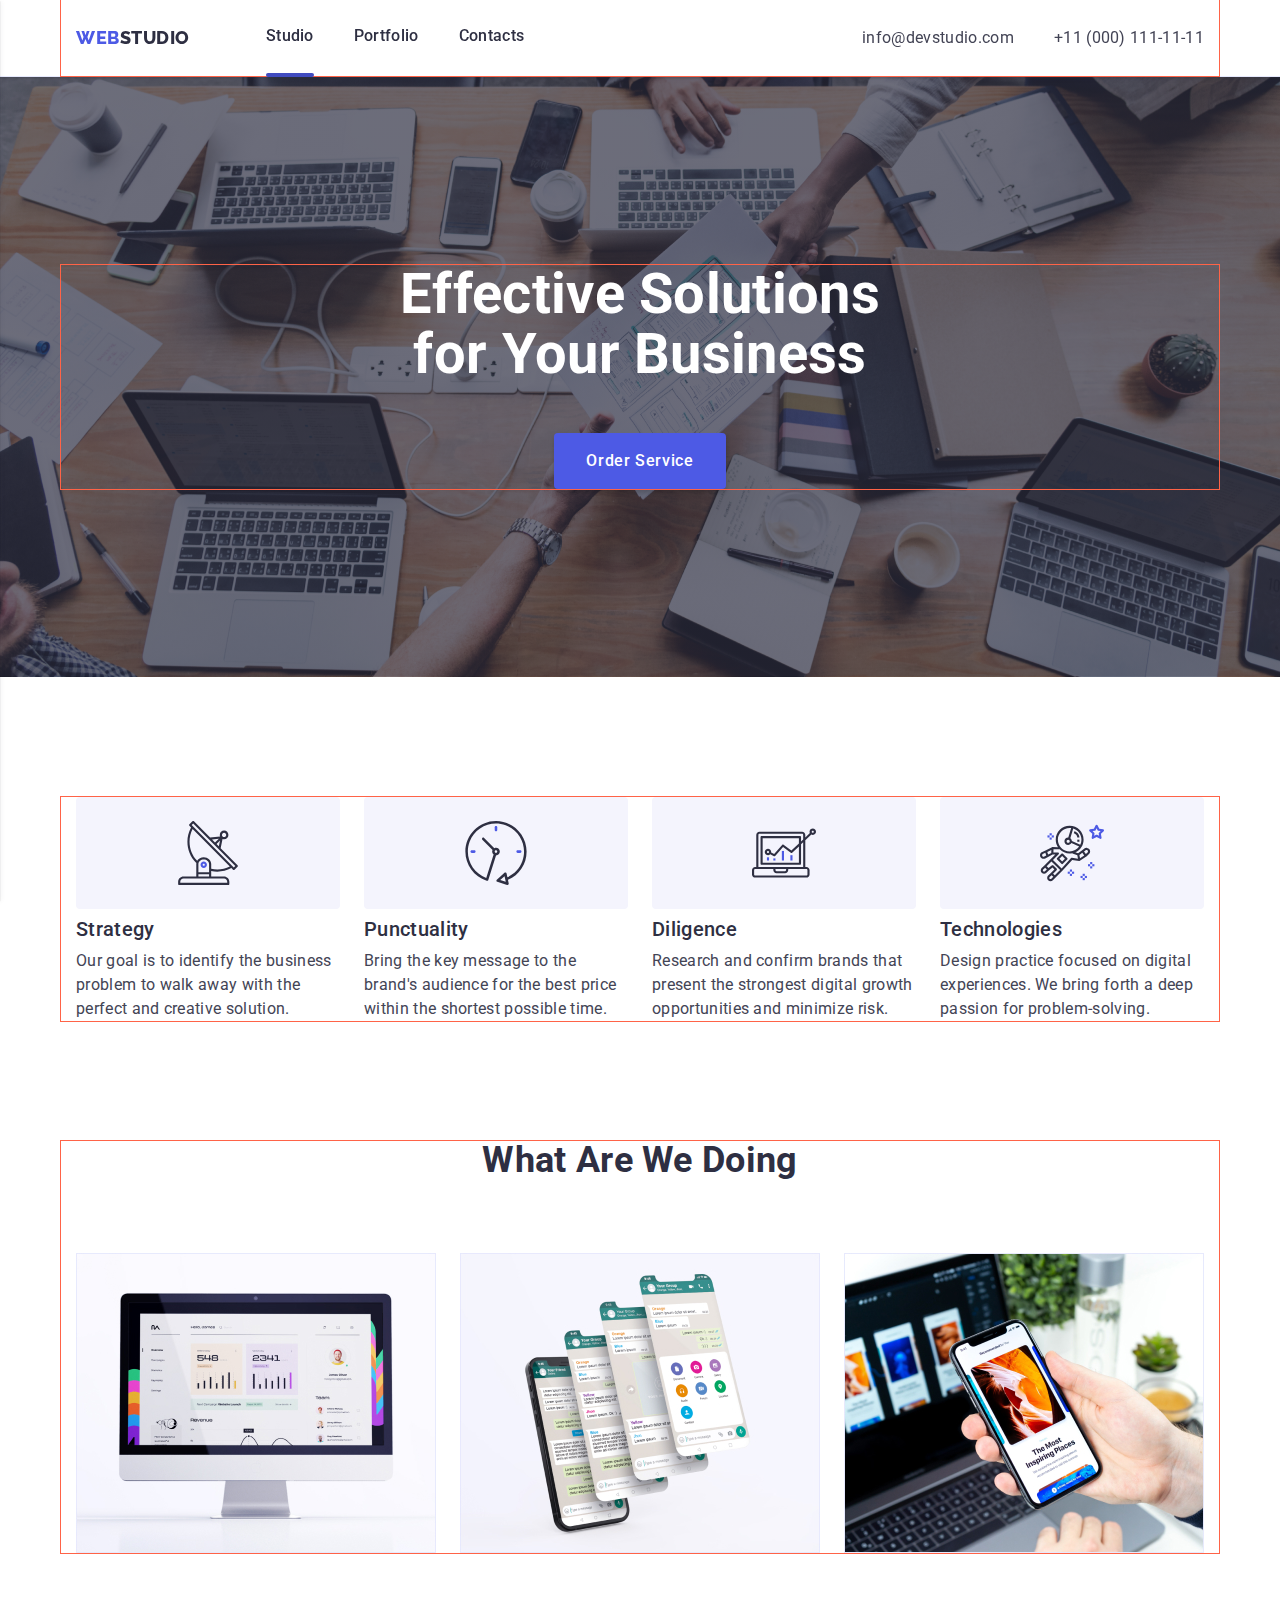
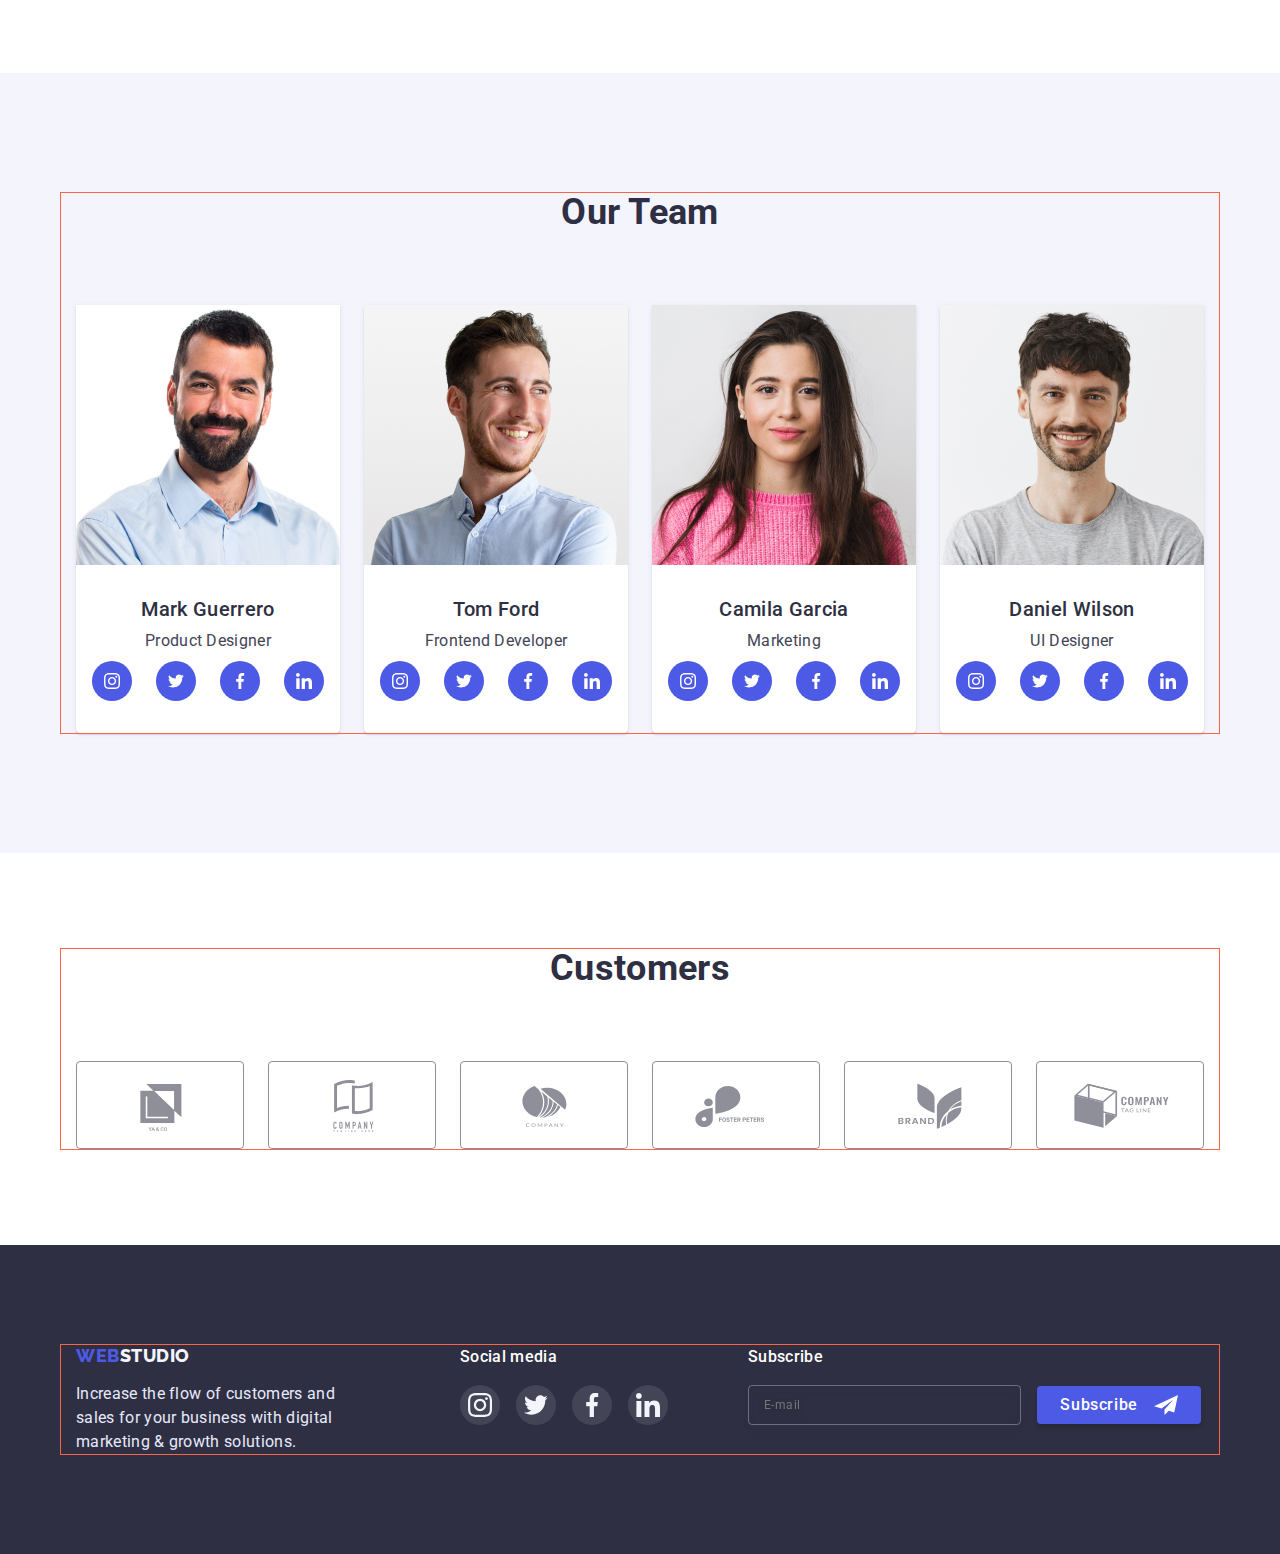
<file: index.html>
<!DOCTYPE html>
<html lang="en">
  <head>
    <meta charset="UTF-8" />
    <meta http-equiv="X-UA-Compatible" content="IE=edge" />
    <meta name="viewport" content="width=device-width, initial-scale=1.0" />
    <meta name="desc-txtription" content="Best Web Studio in Kyiv" />
    <title>Web Studio</title>

    <link
      rel="stylesheet"
      href="https://cdn.jsdelivr.net/npm/modern-normalize@1.1.0/modern-normalize.min.css"
    />
    <link rel="preconnect" href="https://fonts.googleapis.com" />
    <link rel="preconnect" href="https://fonts.gstatic.com" crossorigin />
    <link
      href="https://fonts.googleapis.com/css2?family=Raleway:wght@800&family=Roboto:wght@400;500;700&display=swap"
      rel="stylesheet"
    />

    <link rel="stylesheet" href="./css/style.css" />
  </head>

  <body>
    <header class="header section-header">
      <div class="container header-container">
        <nav class="header-nav">
          <a href="./index.html" class="logo-link link"
            ><span class="logo-color">Web</span>Studio</a
          >
          <ul class="nav-list list hidden">
            <li class="nav-list-item">
              <a href="./index.html" class="nav-link link current">Studio</a>
            </li>
            <li class="nav-list-item">
              <a href="./portfolio.html" class="nav-link link">Portfolio</a>
            </li>
            <li class="nav-list-item">
              <a href="#contact" class="nav-link link">Contacts</a>
            </li>
          </ul>
        </nav>

        <address class="contact">
          <ul class="contact-list list hidden">
            <li>
              <a href="mailto:info@devstudio.com" class="contact-link link"
                >info@devstudio.com</a
              >
            </li>
            <li>
              <a href="tel:+11(000)1111111" class="contact-link link"
                >+11 (000) 111-11-11</a
              >
            </li>
          </ul>
        </address>
        <button
          class="mobile-menu-burger js-open-menu"
          type="button"
          aria-expanded="false"
          aria-controls="mobile-menu"
        >
          <svg class="menu-burger-icon" width="32" height="22">
            <use href="./images/icons.svg#icon-hamburger"></use>
          </svg>
        </button>
      </div>
    </header>

    <main>
      <!-- Hero -->
      <section class="hero section-hero">
        <div class="container">
          <h1 class="hero-title">Effective Solutions for Your Business</h1>
          <button class="hero-btn btn" type="button" data-modal-open>
            Order Service
          </button>
        </div>
      </section>

      <!--  Advantags  -->
      <section class="advantags section-advantags">
        <div class="container">
          <h2 class="advantags-caption visually-hidden">Our advantags</h2>
          <ul class="advantags-list card-set list">
            <li class="advantags-item items-set">
              <div class="advantags-icon-container">
                <svg class="icon" width="64" height="64">
                  <use href="./images/icons.svg#icon-antenna"></use>
                </svg>
              </div>
              <h3 class="advantags-title title-txt">Strategy</h3>
              <p class="advantags-disc desc-txt">
                Our goal is to identify the business problem to walk away with
                the perfect and creative solution.
              </p>
            </li>
            <li class="advantags-item items-set">
              <div class="advantags-icon-container">
                <svg class="icon" width="64" height="64">
                  <use href="./images/icons.svg#icon-clock"></use>
                </svg>
              </div>
              <h3 class="advantags-title title-txt">Punctuality</h3>
              <p class="advantags-disc desc-txt">
                Bring the key message to the brand's audience for the best price
                within the shortest possible time.
              </p>
            </li>
            <li class="advantags-item items-set">
              <div class="advantags-icon-container">
                <svg class="icon" width="64" height="64">
                  <use href="./images/icons.svg#icon-diagram"></use>
                </svg>
              </div>
              <h3 class="advantags-title title-txt">Diligence</h3>
              <p class="advantags-disc desc-txt">
                Research and confirm brands that present the strongest digital
                growth opportunities and minimize risk.
              </p>
            </li>
            <li class="advantags-item items-set">
              <div class="advantags-icon-container">
                <svg class="icon" width="64" height="64">
                  <use href="./images/icons.svg#icon-astronaut"></use>
                </svg>
              </div>
              <h3 class="advantags-title title-txt">Technologies</h3>
              <p class="advantags-disc desc-txt">
                Design practice focused on digital experiences. We bring forth a
                deep passion for problem-solving.
              </p>
            </li>
          </ul>
        </div>
      </section>

      <!-- Product -->
      <section class="product section-product">
        <div class="container">
          <h2 class="product-title">What are we doing</h2>
          <ul class="product-list list card-set">
            <li class="product-item items-set">
              <img
                loading="lazy"
                srcset="
                  ./images/what-are-we-doing/img-1_desk_360_1x.jpg 1x,
                  ./images/what-are-we-doing/img-1_desk_720_2x.jpg 2x
                "
                src="./images/what-are-we-doing/img-1_desk_360_1x.jpg"
                alt="PC"
                width="360"
                height="300"
              />
            </li>
            <li class="product-item items-set">
              <img
                loading="lazy"
                srcset="
                  ./images/what-are-we-doing/img-2_desk_360_1x.jpg 1x,
                  ./images/what-are-we-doing/img-2_desk_720_2x.jpg 2x
                "
                src="./images/what-are-we-doing/img-2_desk_360_1x.jpg"
                alt="A lot of phones"
                width="360"
                height="300"
              />
            </li>
            <li class="product-item items-set">
              <img
                loading="lazy"
                srcset="
                  ./images/what-are-we-doing/img-3_desk_360_1x.jpg 1x,
                  ./images/what-are-we-doing/img-3_desk_720_2x.jpg 2x
                "
                src="./images/what-are-we-doing/img-3_desk_360_1x.jpg"
                alt="Phone"
                width="360"
                height="300"
              />
            </li>
          </ul>
        </div>
      </section>

      <!-- Our Team -->
      <section class="team section-team">
        <div class="container">
          <h2 class="team-title">Our Team</h2>
          <ul class="team-list list card-set">
            <li class="team-item items-set">
              <img
                loading="lazy"
                class="team-img"
                srcset="
                  ./images/our-team/img-01_all_264_1x.jpg 1x,
                  ./images/our-team/img-01_all_528_2x.jpg 2x
                "
                src="./images/our-team/img-01_all_264_1x.jpg"
                alt="Mark Guerrero"
                width="264"
                height="260"
              />
              <div class="team-item-footer">
                <h3 class="team-name title-txt center-txt">Mark Guerrero</h3>
                <p class="team-position desc-txt center-txt">
                  Product Designer
                </p>
                <ul class="list list-social-media">
                  <li class="item-social-media">
                    <a
                      class="link-social-media link"
                      href=""
                      aria-label="Instagram"
                    >
                      <svg class="" width="16" height="16">
                        <use href="./images/icons.svg#icon-instagram"></use>
                      </svg>
                    </a>
                  </li>
                  <li class="item-social-media">
                    <a
                      class="link-social-media link"
                      href=""
                      aria-label="Twiter"
                    >
                      <svg class="" width="16" height="16">
                        <use href="./images/icons.svg#icon-twiter"></use>
                      </svg>
                    </a>
                  </li>
                  <li class="item-social-media">
                    <a
                      class="link-social-media link"
                      href=""
                      aria-label="Facebook"
                    >
                      <svg class="" width="16" height="16">
                        <use href="./images/icons.svg#icon-facebook"></use>
                      </svg>
                    </a>
                  </li>
                  <li class="item-social-media">
                    <a
                      class="link-social-media link"
                      href=""
                      aria-label="Linkedin"
                    >
                      <svg class="" width="16" height="16">
                        <use href="./images/icons.svg#icon-linkedin"></use>
                      </svg>
                    </a>
                  </li>
                </ul>
              </div>
            </li>
            <li class="team-item items-set">
              <img
                loading="lazy"
                class="team-img"
                srcset="
                  ./images/our-team/img-02_all_264_1x.jpg 1x,
                  ./images/our-team/img-02_all_528_2x.jpg 2x
                "
                src="./images/our-team/img-02_all_264_1x.jpg"
                alt="Tom Ford"
                width="264"
                height="260"
              />
              <div class="team-item-footer">
                <h3 class="team-name title-txt center-txt">Tom Ford</h3>
                <p class="team-position desc-txt center-txt">
                  Frontend Developer
                </p>
                <ul class="list list-social-media">
                  <li class="item-social-media">
                    <a
                      class="link-social-media link"
                      href=""
                      aria-label="Instagram"
                    >
                      <svg class="" width="16" height="16">
                        <use href="./images/icons.svg#icon-instagram"></use>
                      </svg>
                    </a>
                  </li>
                  <li class="item-social-media">
                    <a
                      class="link-social-media link"
                      href=""
                      aria-label="Twiter"
                    >
                      <svg class="" width="16" height="16">
                        <use href="./images/icons.svg#icon-twiter"></use>
                      </svg>
                    </a>
                  </li>
                  <li class="item-social-media">
                    <a
                      class="link-social-media link"
                      href=""
                      aria-label="Facebook"
                    >
                      <svg class="" width="16" height="16">
                        <use href="./images/icons.svg#icon-facebook"></use>
                      </svg>
                    </a>
                  </li>
                  <li class="item-social-media">
                    <a
                      class="link-social-media link"
                      href=""
                      aria-label="Linkedin"
                    >
                      <svg class="" width="16" height="16">
                        <use href="./images/icons.svg#icon-linkedin"></use>
                      </svg>
                    </a>
                  </li>
                </ul>
              </div>
            </li>
            <li class="team-item items-set">
              <img
                loading="lazy"
                class="team-img"
                srcset="
                  ./images/our-team/img-03_all_264_1x.jpg 1x,
                  ./images/our-team/img-03_all_528_2x.jpg 2x
                "
                src="./images/our-team/img-03_all_264_1x.jpg"
                alt="Camila Garcia"
                width="264"
                height="260"
              />
              <div class="team-item-footer">
                <h3 class="team-name title-txt center-txt">Camila Garcia</h3>
                <p class="team-position desc-txt center-txt">Marketing</p>
                <ul class="list list-social-media">
                  <li class="item-social-media">
                    <a
                      class="link-social-media link"
                      href=""
                      aria-label="Instagram"
                    >
                      <svg class="" width="16" height="16">
                        <use href="./images/icons.svg#icon-instagram"></use>
                      </svg>
                    </a>
                  </li>
                  <li class="item-social-media">
                    <a
                      class="link-social-media link"
                      href=""
                      aria-label="Twiter"
                    >
                      <svg class="" width="16" height="16">
                        <use href="./images/icons.svg#icon-twiter"></use>
                      </svg>
                    </a>
                  </li>
                  <li class="item-social-media">
                    <a
                      class="link-social-media link"
                      href=""
                      aria-label="Facebook"
                    >
                      <svg class="" width="16" height="16">
                        <use href="./images/icons.svg#icon-facebook"></use>
                      </svg>
                    </a>
                  </li>
                  <li class="item-social-media">
                    <a
                      class="link-social-media link"
                      href=""
                      aria-label="Linkedin"
                    >
                      <svg class="" width="16" height="16">
                        <use href="./images/icons.svg#icon-linkedin"></use>
                      </svg>
                    </a>
                  </li>
                </ul>
              </div>
            </li>
            <li class="team-item items-set">
              <img
                loading="lazy"
                class="team-img"
                srcset="
                  ./images/our-team/img-04_all_264_1x.jpg 1x,
                  ./images/our-team/img-04_all_528_2x.jpg 2x
                "
                src="./images/our-team/img-04_all_264_1x.jpg"
                alt="Daniel Wilson"
                width="264"
                height="260"
              />
              <div class="team-item-footer">
                <h3 class="team-name title-txt center-txt">Daniel Wilson</h3>
                <p class="team-position desc-txt center-txt">UI Designer</p>
                <ul class="list list-social-media">
                  <li class="item-social-media">
                    <a
                      class="link-social-media link"
                      href=""
                      aria-label="Instagram"
                    >
                      <svg class="" width="16" height="16">
                        <use href="./images/icons.svg#icon-instagram"></use>
                      </svg>
                    </a>
                  </li>
                  <li class="item-social-media">
                    <a
                      class="link-social-media link"
                      href=""
                      aria-label="Twiter"
                    >
                      <svg class="" width="16" height="16">
                        <use href="./images/icons.svg#icon-twiter"></use>
                      </svg>
                    </a>
                  </li>
                  <li class="item-social-media">
                    <a
                      class="link-social-media link"
                      href=""
                      aria-label="Facebook"
                    >
                      <svg class="" width="16" height="16">
                        <use href="./images/icons.svg#icon-facebook"></use>
                      </svg>
                    </a>
                  </li>
                  <li class="item-social-media">
                    <a
                      class="link-social-media link"
                      href=""
                      aria-label="Linkedin"
                    >
                      <svg class="" width="16" height="16">
                        <use href="./images/icons.svg#icon-linkedin"></use>
                      </svg>
                    </a>
                  </li>
                </ul>
              </div>
            </li>
          </ul>
        </div>
      </section>

      <!-- Customers -->
      <section class="section-customers">
        <div class="container container-customers">
          <h2 class="customers-title">Customers</h2>

          <ul class="customers-list list card-set">
            <li class="item-customers items-set">
              <a class="link link-customers" href="" aria-label="Company 0"
                ><svg class="icon icon-customers" width="104" height="56">
                  <use href="./images/icons.svg#icon-Logo-0"></use></svg
              ></a>
            </li>
            <li class="item-customers items-set">
              <a class="link link-customers" href="" aria-label="Company 1"
                ><svg class="icon icon-customers" width="104" height="56">
                  <use href="./images/icons.svg#icon-Logo-1"></use></svg
              ></a>
            </li>
            <li class="item-customers items-set">
              <a class="link link-customers" href="" aria-label="Company 2"
                ><svg class="icon icon-customers" width="104" height="56">
                  <use href="./images/icons.svg#icon-Logo-2"></use></svg
              ></a>
            </li>
            <li class="item-customers items-set">
              <a class="link link-customers" href="" aria-label="Company 3"
                ><svg class="icon icon-customers" width="104" height="56">
                  <use href="./images/icons.svg#icon-Logo-3"></use></svg
              ></a>
            </li>
            <li class="item-customers items-set">
              <a class="link link-customers" href="" aria-label="Company 4"
                ><svg class="icon icon-customers" width="104" height="56">
                  <use href="./images/icons.svg#icon-Logo-4"></use></svg
              ></a>
            </li>
            <li class="item-customers items-set">
              <a class="link link-customers" href="" aria-label="Company 5"
                ><svg class="icon icon-customers" width="104" height="56">
                  <use href="./images/icons.svg#icon-Logo-5"></use></svg
              ></a>
            </li>
          </ul>
        </div>
      </section>
    </main>

    <!-- Підвал -->
    <footer id="contact" class="footer section-footer">
      <div class="container container-footer">
        <div class="footer-wrapper">
          <div class="footer-logo">
            <a href="./index.html" class="logo-link link second footer"
              ><span class="logo-color">Web</span>Studio</a
            >
            <p class="footer-desc desc-txt">
              Increase the flow of customers and sales for your business with
              digital marketing & growth solutions.
            </p>
          </div>

          <div class="footer-social-media">
            <h2 class="social-title">Social media</h2>
            <ul class="list list-social-media footer">
              <li class="item-social-media">
                <a
                  class="link-social-media link footer"
                  href=""
                  aria-label="Instagram"
                >
                  <svg class="" width="24" height="24">
                    <use href="./images/icons.svg#icon-instagram"></use>
                  </svg>
                </a>
              </li>
              <li class="item-social-media">
                <a
                  class="link-social-media link footer"
                  href=""
                  aria-label="Twiter"
                >
                  <svg class="" width="24" height="24">
                    <use href="./images/icons.svg#icon-twiter"></use>
                  </svg>
                </a>
              </li>
              <li class="item-social-media">
                <a
                  class="link-social-media link footer"
                  href=""
                  aria-label="Facebook"
                >
                  <svg class="" width="24" height="24">
                    <use href="./images/icons.svg#icon-facebook"></use>
                  </svg>
                </a>
              </li>
              <li class="item-social-media">
                <a
                  class="link-social-media link footer"
                  href=""
                  aria-label="Linkedin"
                >
                  <svg class="" width="24" height="24">
                    <use href="./images/icons.svg#icon-linkedin"></use>
                  </svg>
                </a>
              </li>
            </ul>
          </div>

          <div class="footer-subscribe">
            <strong class="footer-subscribe-title">Subscribe</strong>
            <form action="#" class="subscribe-form" name="user_subscribe">
              <input
                type="email"
                class="footer_input"
                name="subscribe_user_email"
                placeholder="E-mail"
                required
              />
              <button type="submit" class="footer_submit btn hero-btn">
                Subscribe
                <svg class="icon-subscribe" width="24" height="24">
                  <use href="./images/icons.svg#icon-sub"></use>
                </svg>
              </button>
            </form>
          </div>
        </div>
      </div>
    </footer>

    <!-- Модальне Вікно -->
    <div class="backdrop is-hidden" data-modal>
      <div class="modal">
        <button type="button" class="btn btn-modal-close" data-modal-close>
          <svg class="icon-modal" width="8" height="8">
            <use href="./images/icons.svg#icon-close"></use>
          </svg>
        </button>

        <form action="#" class="modal-form" autocomplete="on">
          <strong class="modal-title"
            >Leave your contacts and we will call you back</strong
          >
          <label class="group-field">
            <span class="modal-lable">Name</span>
            <span class="input-wrapper">
              <input
                type="text"
                class="modal-input"
                name="modal-user-name"
                required
              />
              <svg class="modal-form-icon" width="18" height="24">
                <use href="./images/icons.svg#icon-person"></use>
              </svg>
            </span>
          </label>

          <label class="group-field">
            <span class="modal-lable">Phone</span>
            <span class="input-wrapper">
              <input
                type="tel"
                class="modal-input"
                name="modal-user-phone"
                required
              />
              <svg class="modal-form-icon" width="18" height="24">
                <use href="./images/icons.svg#icon-phone"></use>
              </svg>
            </span>
          </label>

          <label class="group-field">
            <span class="modal-lable">Email</span>
            <span class="input-wrapper">
              <input
                type="text"
                class="modal-input"
                name="modal-user-email"
                required
              />
              <svg class="modal-form-icon" width="18" height="24">
                <use href="./images/icons.svg#icon-email"></use>
              </svg>
            </span>
          </label>

          <label class="massage-field">
            <span class="modal-lable">Comment</span>
            <textarea
              class="massage-input modal-input"
              name="massage-input"
              placeholder="Text input"
            ></textarea>
          </label>

          <label class="policy-field">
            <input
              class="input-policy visually-hidden"
              name="policy-input"
              type="checkbox"
              required
            />
            <span class="policy-icon-wrapper"
              ><svg class="policy-icon" width="10" height="8">
                <use href="./images/icons.svg#icon-okey"></use>
              </svg>
            </span>
            <span class="policy-text">
              I accept the terms and conditions of the&nbsp;
              <a class="policy-link" href="#">Privacy Policy</a></span
            >
          </label>

          <button class="btn modal-btn hero-btn" type="submit">Send</button>
        </form>
      </div>
    </div>

    <!-- Mobile menu -->
    <div class="mobile-container js-menu-container">
      <button type="button" class="btn btn-modal-close js-close-menu">
        <svg class="icon-modal" width="8" height="8">
          <use href="./images/icons.svg#icon-close"></use>
        </svg>
      </button>

      <ul class="mobile nav-list list">
        <li class="mobile nav-list-item">
          <a href="./index.html" class="mobile nav-link link current-mobile"
            >Studio</a
          >
        </li>
        <li class="mobile nav-list-item">
          <a href="./portfolio.html" class="mobile nav-link link">Portfolio</a>
        </li>
        <li class="mobile nav-list-item">
          <a href="#contact" class="mobile nav-link link">Contacts</a>
        </li>
      </ul>

      <div class="wrapper">
        <ul class="mobile contact-list list">
          <li>
            <a
              href="mailto:info@devstudio.com"
              class="mobile-email contact-link link"
              >info@devstudio.com</a
            >
          </li>
          <li>
            <a href="tel:+11(000)1111111" class="mobile-tel contact-link link"
              >+11 (000) 111-11-11</a
            >
          </li>
        </ul>

        <ul class="list mobile list-social-media">
          <li class="item-social-media">
            <a class="link-social-media link" href="" aria-label="Instagram">
              <svg class="" width="24" height="24">
                <use href="./images/icons.svg#icon-instagram"></use>
              </svg>
            </a>
          </li>
          <li class="item-social-media">
            <a class="link-social-media link" href="" aria-label="Twiter">
              <svg class="" width="24" height="24">
                <use href="./images/icons.svg#icon-twiter"></use>
              </svg>
            </a>
          </li>
          <li class="item-social-media">
            <a class="link-social-media link" href="" aria-label="Facebook">
              <svg class="" width="24" height="24">
                <use href="./images/icons.svg#icon-facebook"></use>
              </svg>
            </a>
          </li>
          <li class="item-social-media">
            <a class="link-social-media link" href="" aria-label="Linkedin">
              <svg class="" width="24" height="24">
                <use href="./images/icons.svg#icon-linkedin"></use>
              </svg>
            </a>
          </li>
        </ul>
      </div>
    </div>

    <script src="./js/modal.js"></script>
    <script src="./js/header.js"></script>
    <script src="./js/mobile-menu.js"></script>
    <script src="./js/setHeight.js"></script>
  </body>
</html>
</file>
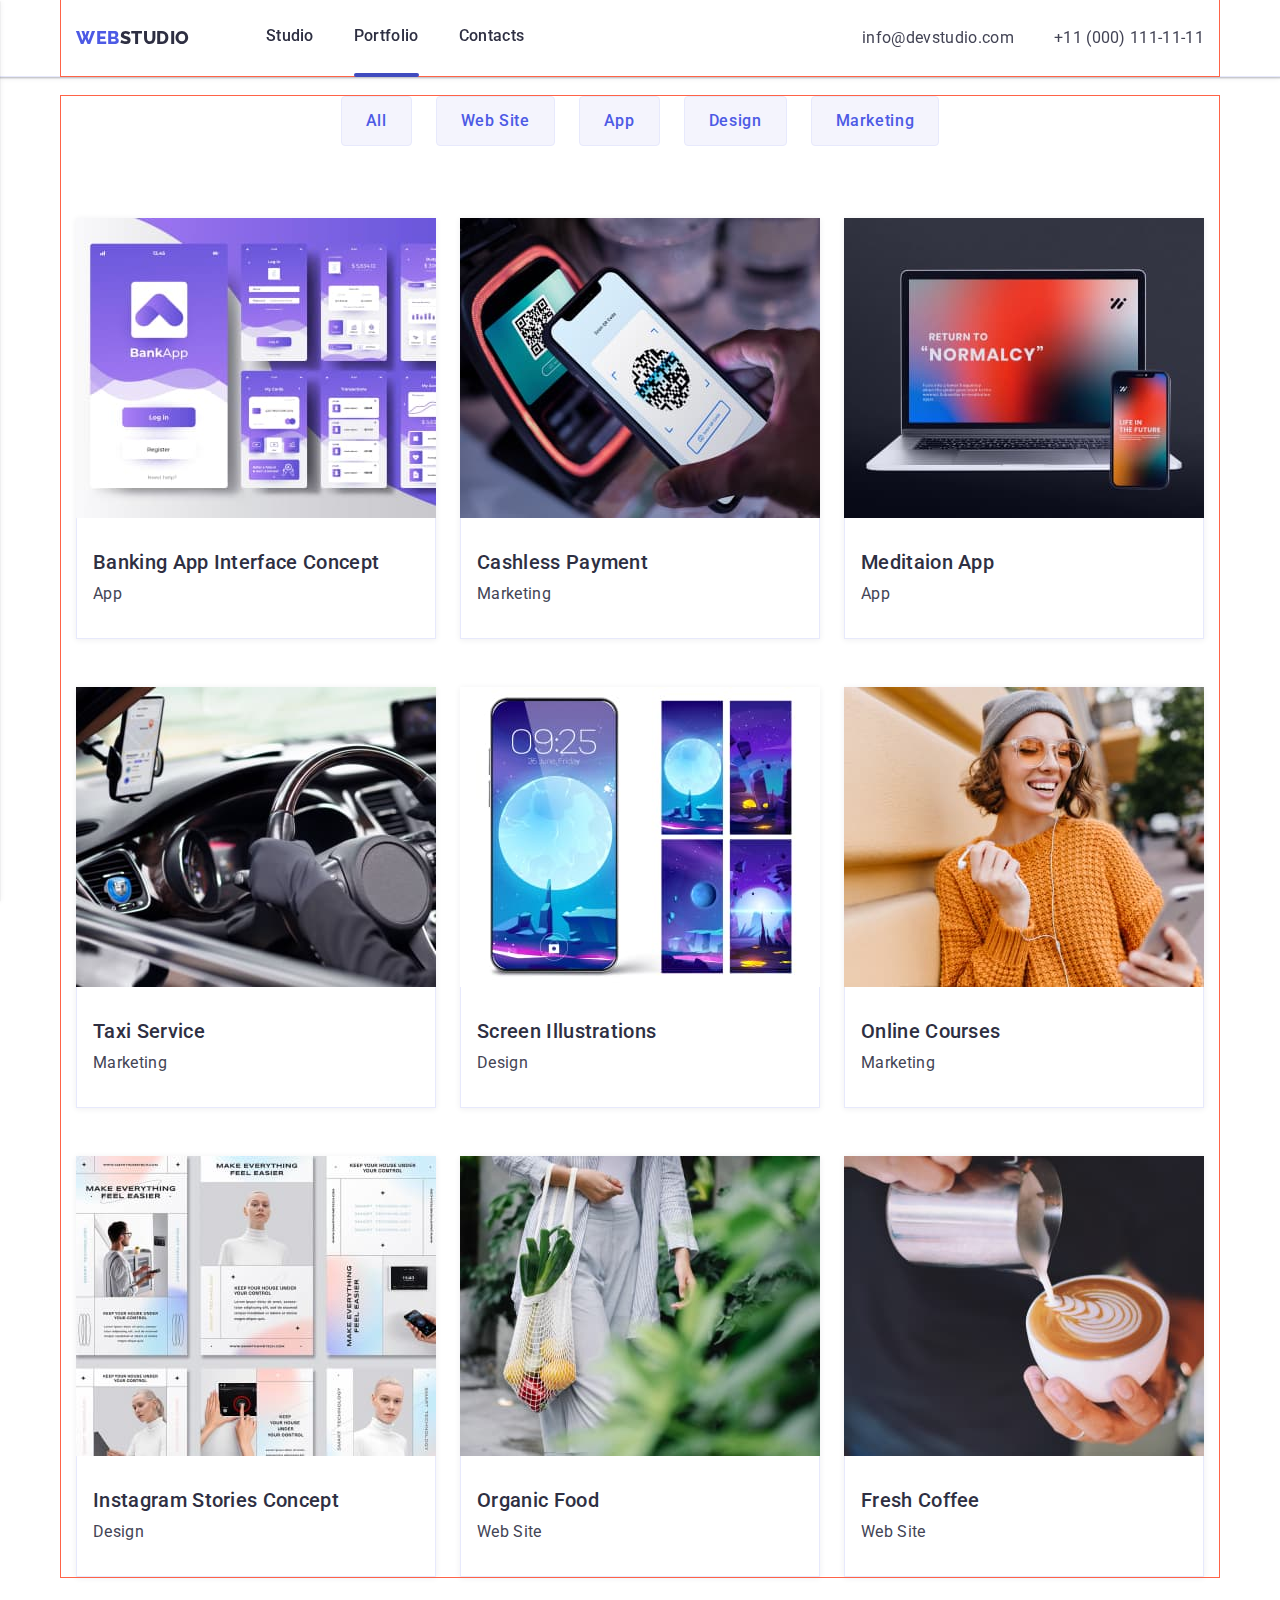
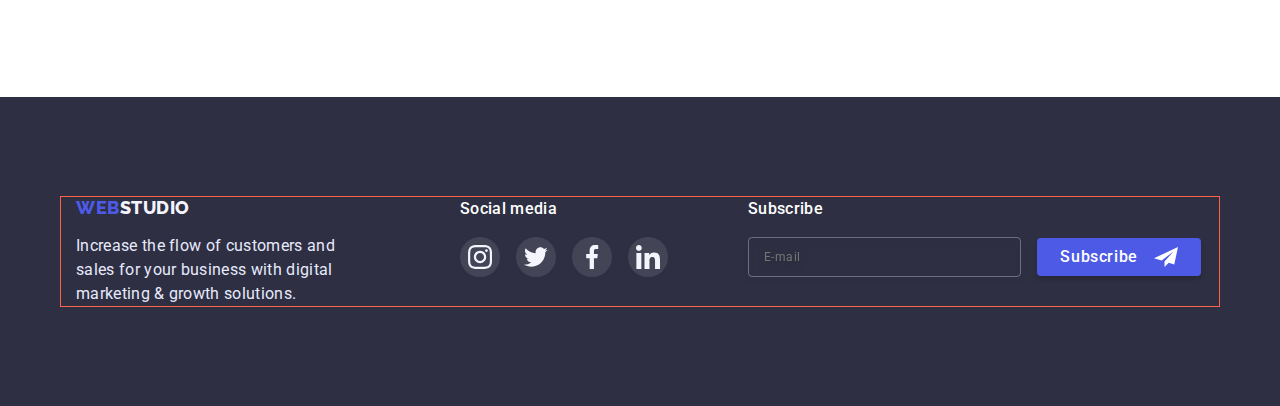
<file: portfolio.html>
<!DOCTYPE html>
<html lang="en">
  <head>
    <meta charset="UTF-8" />
    <meta http-equiv="X-UA-Compatible" content="IE=edge" />
    <meta name="viewport" content="width=device-width, initial-scale=1.0" />
    <meta name="desc-txtription" content="Best Web Studio in Kyiv" />
    <title>Web Studio Portfolio</title>
    <link
      rel="stylesheet"
      href="https://cdn.jsdelivr.net/npm/modern-normalize@1.1.0/modern-normalize.min.css"
    />
    <link rel="preconnect" href="https://fonts.googleapis.com" />
    <link rel="preconnect" href="https://fonts.gstatic.com" crossorigin />
    <link
      href="https://fonts.googleapis.com/css2?family=Raleway:wght@800&family=Roboto:wght@400;500;700&display=swap"
      rel="stylesheet"
    />

    <link rel="stylesheet" href="./css/style.css" />
  </head>

  <body>
    <header class="header section-header">
      <div class="container header-container">
        <nav class="header-nav">
          <a href="./index.html" class="logo-link link"
            ><span class="logo-color">Web</span>Studio</a
          >
          <ul class="nav-list list hidden">
            <li class="nav-list-item">
              <a href="./index.html" class="nav-link link">Studio</a>
            </li>
            <li class="nav-list-item">
              <a href="./portfolio.html" class="nav-link link current"
                >Portfolio</a
              >
            </li>
            <li class="nav-list-item">
              <a href="#contact" class="nav-link link">Contacts</a>
            </li>
          </ul>
        </nav>

        <address class="contact">
          <ul class="contact-list list hidden">
            <li>
              <a href="mailto:info@devstudio.com" class="contact-link link"
                >info@devstudio.com</a
              >
            </li>
            <li>
              <a href="tel:+11(000)1111111" class="contact-link link"
                >+11 (000) 111-11-11</a
              >
            </li>
          </ul>
        </address>
        <button class="mobile-menu-burger js-open-menu" type="button">
          <svg class="menu-burger-icon" width="32" height="22">
            <use href="./images/icons.svg#icon-hamburger"></use>
          </svg>
        </button>
      </div>
    </header>

    <main>
      <section class="section-portfolio-hero">
        <div class="container">
          <h1 class="visually-hidden">Our successful projects</h1>
          <ul class="control-list list">
            <li><button type="button" class="btn filter">All</button></li>
            <li><button type="button" class="btn filter">Web Site</button></li>
            <li><button type="button" class="btn filter">App</button></li>
            <li><button type="button" class="btn filter">Design</button></li>
            <li><button type="button" class="btn filter">Marketing</button></li>
          </ul>

          <ul class="list card-set portfolio-list">
            <li class="items-set portfolio-item">
              <a href="" class="link">
                <div class="img-box">
                  <img
                    src="./images/portfolio/ap_banking.jpg"
                    alt="Banking App Interface Concept"
                    height="300"
                    width="360"
                  />
                  <div class="card-overlay">
                    <p>
                      14 Stylish and User-Friendly App Design Concepts · Task
                      Manager App · Calorie Tracker App · Exotic Fruit Ecommerce
                      App · Cloud Storage App
                    </p>
                  </div>
                </div>
                <div class="portfolio-footer-card">
                  <h2 class="title-txt">Banking App Interface Concept</h2>
                  <p class="desc-txt">App</p>
                </div>
              </a>
            </li>
            <li class="items-set portfolio-item">
              <a href="" class="link">
                <div class="img-box">
                  <img
                    src="./images/portfolio/marketing_payment.jpg"
                    alt="Cashless Payment"
                    height="300"
                    width="360"
                  />
                  <div class="card-overlay">
                    <p>
                      14 Stylish and User-Friendly App Design Concepts · Task
                      Manager App · Calorie Tracker App · Exotic Fruit Ecommerce
                      App · Cloud Storage App
                    </p>
                  </div>
                </div>
                <div class="portfolio-footer-card">
                  <h2 class="title-txt">Cashless Payment</h2>
                  <p class="desc-txt">Marketing</p>
                </div>
              </a>
            </li>
            <li class="items-set portfolio-item">
              <a href="" class="link">
                <div class="img-box">
                  <img
                    src="./images/portfolio/app_meditaion.jpg"
                    alt="Meditaion App"
                    height="300"
                    width="360"
                  />
                  <div class="card-overlay">
                    <p>
                      14 Stylish and User-Friendly App Design Concepts · Task
                      Manager App · Calorie Tracker App · Exotic Fruit Ecommerce
                      App · Cloud Storage App
                    </p>
                  </div>
                </div>
                <div class="portfolio-footer-card">
                  <h2 class="title-txt">Meditaion App</h2>
                  <p class="desc-txt">App</p>
                </div>
              </a>
            </li>
            <li class="items-set portfolio-item">
              <a href="" class="link">
                <div class="img-box">
                  <img
                    src="./images/portfolio/marketing_taxi.jpg"
                    alt="Taxi Service"
                    height="300"
                    width="360"
                  />
                  <div class="card-overlay">
                    <p>
                      14 Stylish and User-Friendly App Design Concepts · Task
                      Manager App · Calorie Tracker App · Exotic Fruit Ecommerce
                      App · Cloud Storage App
                    </p>
                  </div>
                </div>
                <div class="portfolio-footer-card">
                  <h2 class="title-txt">Taxi Service</h2>
                  <p class="desc-txt">Marketing</p>
                </div>
              </a>
            </li>
            <li class="items-set portfolio-item">
              <a href="" class="link">
                <div class="img-box">
                  <img
                    src="./images/portfolio/design_screen_illustrations.jpg"
                    alt="Screen Illustrations"
                    height="300"
                    width="360"
                  />
                  <div class="card-overlay">
                    <p>
                      14 Stylish and User-Friendly App Design Concepts · Task
                      Manager App · Calorie Tracker App · Exotic Fruit Ecommerce
                      App · Cloud Storage App
                    </p>
                  </div>
                </div>
                <div class="portfolio-footer-card">
                  <h2 class="title-txt">Screen Illustrations</h2>
                  <p class="desc-txt">Design</p>
                </div>
              </a>
            </li>
            <li class="items-set portfolio-item">
              <a href="" class="link">
                <div class="img-box">
                  <img
                    src="./images/portfolio/marketing_online_courses.jpg"
                    alt="Online Courses"
                    height="300"
                    width="360"
                  />
                  <div class="card-overlay">
                    <p>
                      14 Stylish and User-Friendly App Design Concepts · Task
                      Manager App · Calorie Tracker App · Exotic Fruit Ecommerce
                      App · Cloud Storage App
                    </p>
                  </div>
                </div>
                <div class="portfolio-footer-card">
                  <h2 class="title-txt">Online Courses</h2>
                  <p class="desc-txt">Marketing</p>
                </div>
              </a>
            </li>
            <li class="items-set portfolio-item">
              <a href="" class="link">
                <div class="img-box">
                  <img
                    src="./images/portfolio/design_instagram.jpg"
                    alt="Instagram Stories Concept"
                    height="300"
                    width="360"
                  />
                  <div class="card-overlay">
                    <p>
                      14 Stylish and User-Friendly App Design Concepts · Task
                      Manager App · Calorie Tracker App · Exotic Fruit Ecommerce
                      App · Cloud Storage App
                    </p>
                  </div>
                </div>
                <div class="portfolio-footer-card">
                  <h2 class="title-txt">Instagram Stories Concept</h2>
                  <p class="desc-txt">Design</p>
                </div>
              </a>
            </li>
            <li class="items-set portfolio-item">
              <a href="" class="link">
                <div class="img-box">
                  <img
                    src="./images/portfolio/web_site_organic_food.jpg"
                    alt="Organic Food"
                    height="300"
                    width="360"
                  />
                  <div class="card-overlay">
                    <p>
                      14 Stylish and User-Friendly App Design Concepts · Task
                      Manager App · Calorie Tracker App · Exotic Fruit Ecommerce
                      App · Cloud Storage App
                    </p>
                  </div>
                </div>
                <div class="portfolio-footer-card">
                  <h2 class="title-txt">Organic Food</h2>
                  <p class="desc-txt">Web Site</p>
                </div>
              </a>
            </li>
            <li class="items-set portfolio-item">
              <a href="" class="link">
                <div class="img-box">
                  <img
                    src="./images/portfolio/web_site_coffe.jpg"
                    alt="Fresh Coffee"
                    height="300"
                    width="360"
                  />
                  <div class="card-overlay">
                    <p>
                      14 Stylish and User-Friendly App Design Concepts · Task
                      Manager App · Calorie Tracker App · Exotic Fruit Ecommerce
                      App · Cloud Storage App
                    </p>
                  </div>
                </div>
                <div class="portfolio-footer-card">
                  <h2 class="title-txt">Fresh Coffee</h2>
                  <p class="desc-txt">Web Site</p>
                </div>
              </a>
            </li>
          </ul>
        </div>
      </section>
    </main>

    <!-- Підвал -->
    <footer id="contact" class="footer section-footer">
      <div class="container container-footer">
        <div class="footer-wrapper">
          <div class="footer-logo">
            <a href="./index.html" class="logo-link link second footer"
              ><span class="logo-color">Web</span>Studio</a
            >
            <p class="footer-desc desc-txt">
              Increase the flow of customers and sales for your business with
              digital marketing & growth solutions.
            </p>
          </div>

          <div class="footer-social-media">
            <h2 class="social-title">Social media</h2>
            <ul class="list list-social-media footer">
              <li class="item-social-media">
                <a
                  class="link-social-media link footer"
                  href=""
                  aria-label="Instagram"
                >
                  <svg class="" width="24" height="24">
                    <use href="./images/icons.svg#icon-instagram"></use>
                  </svg>
                </a>
              </li>
              <li class="item-social-media">
                <a
                  class="link-social-media link footer"
                  href=""
                  aria-label="Twiter"
                >
                  <svg class="" width="24" height="24">
                    <use href="./images/icons.svg#icon-twiter"></use>
                  </svg>
                </a>
              </li>
              <li class="item-social-media">
                <a
                  class="link-social-media link footer"
                  href=""
                  aria-label="Facebook"
                >
                  <svg class="" width="24" height="24">
                    <use href="./images/icons.svg#icon-facebook"></use>
                  </svg>
                </a>
              </li>
              <li class="item-social-media">
                <a
                  class="link-social-media link footer"
                  href=""
                  aria-label="Linkedin"
                >
                  <svg class="" width="24" height="24">
                    <use href="./images/icons.svg#icon-linkedin"></use>
                  </svg>
                </a>
              </li>
            </ul>
          </div>

          <div class="footer-subscribe">
            <strong class="footer-subscribe-title">Subscribe</strong>
            <form action="#" class="subscribe-form" name="user_subscribe">
              <input
                type="email"
                class="footer_input"
                name="subscribe_user_email"
                placeholder="E-mail"
                required
              />
              <button type="submit" class="footer_submit btn hero-btn">
                Subscribe
                <svg class="icon-subscribe" width="24" height="24">
                  <use href="./images/icons.svg#icon-sub"></use>
                </svg>
              </button>
            </form>
          </div>
        </div>
      </div>
    </footer>

    <!-- Mobile menu -->
    <div class="mobile-container js-menu-container">
      <button type="button" class="btn btn-modal-close js-close-menu">
        <svg class="icon-modal" width="8" height="8">
          <use href="./images/icons.svg#icon-close"></use>
        </svg>
      </button>

      <ul class="mobile nav-list list">
        <li class="mobile nav-list-item">
          <a href="./index.html" class="mobile nav-link link current-mobile"
            >Studio</a
          >
        </li>
        <li class="mobile nav-list-item">
          <a href="./portfolio.html" class="mobile nav-link link">Portfolio</a>
        </li>
        <li class="mobile nav-list-item">
          <a href="#contact" class="mobile nav-link link">Contacts</a>
        </li>
      </ul>

      <div class="wrapper">
        <ul class="mobile contact-list list">
          <li>
            <a
              href="mailto:info@devstudio.com"
              class="mobile-email contact-link link"
              >info@devstudio.com</a
            >
          </li>
          <li>
            <a href="tel:+11(000)1111111" class="mobile-tel contact-link link"
              >+11 (000) 111-11-11</a
            >
          </li>
        </ul>

        <ul class="list mobile list-social-media">
          <li class="item-social-media">
            <a class="link-social-media link" href="" aria-label="Instagram">
              <svg class="" width="24" height="24">
                <use href="./images/icons.svg#icon-instagram"></use>
              </svg>
            </a>
          </li>
          <li class="item-social-media">
            <a class="link-social-media link" href="" aria-label="Twiter">
              <svg class="" width="24" height="24">
                <use href="./images/icons.svg#icon-twiter"></use>
              </svg>
            </a>
          </li>
          <li class="item-social-media">
            <a class="link-social-media link" href="" aria-label="Facebook">
              <svg class="" width="24" height="24">
                <use href="./images/icons.svg#icon-facebook"></use>
              </svg>
            </a>
          </li>
          <li class="item-social-media">
            <a class="link-social-media link" href="" aria-label="Linkedin">
              <svg class="" width="24" height="24">
                <use href="./images/icons.svg#icon-linkedin"></use>
              </svg>
            </a>
          </li>
        </ul>
      </div>
    </div>
  </body>
</html>
</file>
<file: css/style.css>
:root {
  /*  TXT color */
  --primary-txt-cl: #2e2f42;
  --secondary-txt-cl: #434455;
  --light-txt-cl: #ffffff;
  --pressed-txt-cl: #404bbf;
  --footer-txt-cl: #e7e9fc;
  --btn-filter-txt-cl: #4d5ae5;
  --footer-input: rgba(255, 255, 255, 0.6);

  /* Logo color */
  --logo-darck-cl: #4d5ae5;
  --logo-light-cl: #f4f4fd;

  /* Colors bg */
  --primary-bg-cl: #ffffff;
  --secondary-bg-cl: #2e2f42;
  --grey-light-bg-cl: #f4f4fd;
  --pressed-bg-cl: #404bbf;
  --btn-cl: #4d5ae5;
  --icon-border-cl: #8e8f99;
  --icon-grey: rgba(255, 255, 255, 0.1);
  --icon-green: #31d0aa;
  --backdrop-gb-cl: rgba(46, 47, 66, 0.4);
  --modal-bg-cl: #fcfcfc;
  --modal-input-border-cl: rgba(33, 33, 33, 0.2);
  --modal-placeholder-txt-cl: rgba(117, 117, 117, 0.5);
  --modal-policy-txt-cl: #757575;

  /* Fonts */
  --primary-font: Roboto, sans-serif;
  --secondary-font: Raleway, sans-serif;

  /* Card SET */
  --ident: 24px;
  --items: 3;

  /* Other */
  --trans-set: 250ms cubic-bezier(0.4, 0, 0.2, 1);
}
/*************** Загальні стилі ****************/
/* RESET */
h1,
h2,
h3,
h4,
p,
ul,
li {
  margin: 0;
  padding: 0;
}
body {
  font-family: var(--primary-font);
  letter-spacing: 0.02em;
  font-size: 16px;
  color: var(--primary-txt-cl);
  background-color: var(--primary-bg-cl);
}

img {
  display: block;
  max-width: 100%;
  height: auto;
}

.link {
  text-decoration: none;
  cursor: pointer;
}
.list {
  list-style: none;
}

.container {
  min-width: 320px;
  max-width: 428px;
  padding: 0 16px;
  margin-left: auto;
  margin-right: auto;

  outline: 1px solid tomato;
}
@media screen and (min-width: 768px) {
  .container {
    max-width: 768px;
  }
}
@media screen and (min-width: 768px) and (max-width: 1199px) {
  .container-customers,
  .container-footer {
    padding: 0 108px;
  }
}

@media screen and (min-width: 1200px) {
  .container {
    max-width: 1158px;
    padding: 0 15px;
  }
}

/*  Card set */
.card-set {
  display: flex;
  flex-wrap: wrap;
  gap: var(--ident);
}
.items-set {
  flex-basis: calc((100% - var(--ident) * (var(--items) - 1)) / var(--items));
}

.visually-hidden {
  position: absolute;
  width: 1px;
  height: 1px;
  margin: -1px;
  border: 0;
  padding: 0;

  white-space: nowrap;
  clip-path: inset(100%);
  clip: rect(0 0 0 0);
  overflow: hidden;
}

.title-txt {
  font-weight: 500;
  font-size: 20px;
  line-height: 1.2;

  /* font-weight: 700;
  font-size: 36px;
  line-height: 1.11;

  text-align: center; */
}
.desc-txt {
  /* font-weight: 500; */
  line-height: 1.5;
  color: var(--secondary-txt-cl);
}

@media screen and (min-width: 768px) {
  /* .title-txt {
    text-align: left;
  } */
}

@media screen and (min-width: 1200px) {
  /* .title-txt {
    font-weight: 500;
    font-size: 20px;
    line-height: 1.2;
  } */
  /* .desc-txt {
    font-weight: 400;
  } */
}
.center-txt {
  text-align: center;
}

.btn {
  font-family: var(--primary-font);
  font-weight: 500;
  font-size: 16px;
  line-height: 1.5;
  align-items: center;
  letter-spacing: 0.04em;

  cursor: pointer;
  border: none;
}

.nav-link.current::after {
  content: '';
  position: absolute;

  bottom: -1px;
  left: 0;
  width: 100%;
  height: 4px;

  border-radius: 2px;
  background-color: var(--pressed-txt-cl);
}

/********************** PAGE INDEX ********************/

/*------ header -------*/
.section-header {
  border-bottom: 1px solid var(--footer-txt-cl);
  box-shadow: 0px 2px 1px rgba(46, 47, 66, 0.08),
    0px 1px 1px rgba(46, 47, 66, 0.16), 0px 1px 6px rgba(46, 47, 66, 0.08);

  position: fixed;
  top: 0;
  left: 0;
  width: 100%;
  background-color: var(--primary-bg-cl);
  z-index: 1000;
}

.logo-link {
  font-weight: 800;
  font-size: 18px;
  line-height: 1.1666;
  letter-spacing: 0.03em;
  text-transform: uppercase;
  color: var(--primary-txt-cl);
  font-family: var(--secondary-font);
}
.logo-color {
  color: var(--logo-darck-cl);
}
.logo-link.second {
  color: var(--logo-light-cl);
  line-height: calc(21 / 18);
}
.header-nav {
  display: flex;
  align-items: center;
  gap: 120px;
}

.nav-list {
  display: flex;
  align-items: center;
  gap: 40px;
}

.header-container {
  position: relative;
  display: flex;
  align-items: center;
  justify-content: space-between;
}
.contact-list {
  display: flex;
  flex-direction: column;
  gap: 6px;
}

.nav-link {
  position: relative;
  display: block;
  padding-top: 24px;
  padding-bottom: 22px;

  font-weight: 500;
  line-height: 1.5;
  color: var(--primary-txt-cl);

  transition: color var(--trans-set);
}

.contact-link {
  font-style: normal;
  font-size: 12px;
  line-height: 1.17;
  letter-spacing: 0.04em;
  color: var(--secondary-txt-cl);

  transition: color var(--trans-set);
}

.nav-link:hover,
.nav-link:focus,
.policy-link:hover,
.policy-link:focus,
.contact-link:hover,
.contact-link:focus {
  color: var(--pressed-txt-cl);
}
/* ----------------MOBILE MENU ------------- */
.mobile-menu-burger {
  border: none;
  padding: 0;
  display: flex;
  align-items: center;
  background-color: transparent;
}

.mobile-container {
  position: fixed;
  z-index: 10000;

  top: 0;
  left: 0;

  width: 100%;
  min-width: 320px;

  height: 100vh;
  height: calc(var(--vh, 1vh) * 100);

  display: flex;
  flex-direction: column;
  justify-content: space-between;

  margin: 0 auto;
  padding: 80px 35px 40px 40px;
  /* outline: 1px solid tomato; */

  background: var(--light-txt-cl);
  box-shadow: 0px 2px 1px rgba(46, 47, 66, 0.08),
    0px 1px 1px rgba(46, 47, 66, 0.16), 0px 1px 6px rgba(46, 47, 66, 0.08);

  transform: translateX(-100%);
  transition: transform var(--trans-set);
}
.mobile-container.is-open {
  transform: translateY(0);
}
.mobile.nav-list {
  flex-direction: column;
  align-items: flex-start;
  margin-bottom: auto;
}
.mobile.nav-link {
  padding-top: 0;
  padding-bottom: 0;

  font-weight: 700;
  font-size: 36px;
  line-height: 1.1111;
}
.current-mobile {
  color: var(--pressed-txt-cl);
}
.mobile.contact-list {
  gap: 40px;
  margin-bottom: 48px;
  flex-direction: column-reverse;
}
.mobile-tel.contact-link {
  font-weight: 700;
  font-size: 36px;
  line-height: 1.11;
  letter-spacing: 0.02em;
  text-transform: capitalize;

  color: var(--btn-filter-txt-cl);
}
.mobile-email.contact-link {
  font-weight: 500;
  font-size: 20px;
  line-height: 1.2;
  letter-spacing: 0.02em;
  color: var(--secondary-txt-cl);
}

.mobile.list-social-media {
  gap: 0px;
  max-width: 328px;
  justify-content: space-between;
}

@media screen and (max-width: 767px) {
  .nav-list.hidden,
  .contact-list.hidden {
    display: none;
  }
  .section-header {
    padding-top: 24px;
    padding-bottom: 24px;
  }
}
@media screen and (min-width: 768px) {
  .mobile-menu-burger {
    display: none;
  }
}
@media screen and (min-width: 1200px) {
  .logo-link {
    line-height: 1.33;
  }
  .header-nav {
    gap: 76px;
  }
  .nav-link {
    padding-bottom: 28px;
  }
  .contact-link {
    font-size: 16px;
    line-height: 1.5;
    letter-spacing: 0.02em;
  }
  .contact-list {
    flex-direction: row;
    align-items: center;
    gap: 40px;
  }
}

/*------------- hero -------------*/
.section-hero {
  padding-top: 112px;
  padding-bottom: 112px;
  max-width: 428px;
  margin: 0 auto;
  background-color: var(--secondary-bg-cl);
  background-image: linear-gradient(
      rgba(46, 47, 66, 0.7),
      rgba(46, 47, 66, 0.7)
    ),
    url(../images/hero/img_mob_428_1x.jpg);
  background-repeat: no-repeat;
  background-position: center;
  background-size: cover;
}
.hero {
  background-color: var(--secondary-bg-cl);
  text-align: center;
}
.hero-title {
  width: 320px;
  margin-left: auto;
  margin-right: auto;
  margin-bottom: 48px;

  font-weight: 700;
  font-size: 36px;
  line-height: 1.11;
  text-align: center;
  color: var(--light-txt-cl);
}

.hero-btn {
  margin-left: auto;
  margin-right: auto;
  padding: 16px 32px;

  box-shadow: 0px 4px 4px rgba(0, 0, 0, 0.15);
  border-radius: 4px;

  color: var(--light-txt-cl);
  background-color: var(--btn-cl);

  transition: background-color var(--trans-set);
}
.hero-btn:hover,
.hero-btn:focus {
  background-color: var(--pressed-bg-cl);
}

@media screen and (max-width: 767px) {
}
@media (min-device-pixel-ratio: 2),
  (-webkit-min-device-pixel-ratio: 2),
  (min-resolution: 192dpi),
  (min-resolution: 2dppx) {
  .section-hero {
    background-image: linear-gradient(
        rgba(46, 47, 66, 0.7),
        rgba(46, 47, 66, 0.7)
      ),
      url(../images/hero/img_mob_856_2x.jpg);
  }
}
@media screen and (min-width: 768px) {
  .hero-title {
    font-size: 56px;
    line-height: 1.07;

    width: 496px;
  }
  .section-hero {
    padding-bottom: 108px;
    max-width: 768px;
  }

  .section-hero {
    background-image: linear-gradient(
        rgba(46, 47, 66, 0.7),
        rgba(46, 47, 66, 0.7)
      ),
      url(../images/hero/img_tab_768_1x.jpg);
  }

  @media (min-device-pixel-ratio: 2),
    (-webkit-min-device-pixel-ratio: 2),
    (min-resolution: 192dpi),
    (min-resolution: 2dppx) {
    .section-hero {
      background-image: linear-gradient(
          rgba(46, 47, 66, 0.7),
          rgba(46, 47, 66, 0.7)
        ),
        url(../images/hero/img_tab_1536_2x.jpg);
    }
  }
}
@media screen and (min-width: 1200px) {
  .section-hero {
    padding-top: 188px;
    padding-bottom: 188px;
    max-width: 1440px;
  }
  .section-hero {
    background-image: linear-gradient(
        rgba(46, 47, 66, 0.7),
        rgba(46, 47, 66, 0.7)
      ),
      url(../images/hero/img_desk_1440_1x.jpg);
  }
  @media (min-device-pixel-ratio: 2),
    (-webkit-min-device-pixel-ratio: 2),
    (min-resolution: 192dpi),
    (min-resolution: 2dppx) {
    .section-hero {
      background-image: linear-gradient(
          rgba(46, 47, 66, 0.7),
          rgba(46, 47, 66, 0.7)
        ),
        url(../images/hero/img_desk_2880_2x.jpg);
    }
  }
}

/*---------------  ADVANTAGS -----------------*/
.section-advantags {
  padding-top: 96px;
  padding-bottom: 96px;
}

.advantags-icon-container {
  display: none;
  align-items: center;
  justify-content: center;

  width: 100%;
  height: 112px;
  margin-bottom: 8px;

  border-radius: 4px;
  background-color: var(--grey-light-bg-cl);
}
.advantags-list {
  --ident: 72px;
  --items: 1;
}

.advantags-title {
  margin-bottom: 8px;
}

@media screen and (max-width: 1199px) {
  .advantags-title.title-txt {
    font-weight: 700;
    font-size: 36px;
    line-height: 1.11;

    text-align: left;
  }
  .desc-txt {
    font-weight: 500;
  }
}
@media screen and (max-width: 767px) {
  .advantags-title.title-txt {
    text-align: center;
  }
}
@media screen and (min-width: 768px) {
  .advantags-icon-container {
    display: flex;
  }
  .advantags-list {
    --ident: 24px;
    --items: 2;

    row-gap: 72px;
  }
}
@media screen and (min-width: 1200px) {
  .section-advantags {
    padding-top: 120px;
    padding-bottom: 120px;
  }

  .advantags-list {
    --items: 4;
  }
}
/*----------------- Styles for PRODUCT ----------------*/
.section-product {
  padding-bottom: 120px;
  display: none;
}
.product-title,
.customers-title,
.team-title {
  margin: 0 auto 72px;

  font-weight: 700;
  font-size: 36px;
  line-height: 1.11;

  text-align: center;
  text-transform: capitalize;
}
@media screen and (min-width: 1200px) {
  .section-product {
    display: block;
  }
}

/*------------------- Our Team  ----------------*/
.section-team {
  padding-top: 96px;
  padding-bottom: 128px;
}
.team {
  background-color: var(--grey-light-bg-cl);
}
.team-list {
  --items: 1;
  --ident: 72px;
  justify-content: center;
}

.team-item {
  background-color: var(--primary-bg-cl);
  box-shadow: 0px 1px 6px rgba(46, 47, 66, 0.08),
    0px 1px 1px rgba(46, 47, 66, 0.16), 0px 2px 1px rgba(46, 47, 66, 0.08);
  border-radius: 0px 0px 4px 4px;

  flex-basis: auto;
}
.team-item-footer {
  padding: 32px 16px;
}
.team-name {
  margin-bottom: 8px;
}

.team-position {
  margin-bottom: 8px;
}
@media screen and (max-width: 767px) {
}
@media screen and (min-width: 768px) {
  .team-list {
    --items: 2;
    --ident: 24px;
    row-gap: 64px;
  }
  .section-team {
    padding-bottom: 104px;
  }
}
@media screen and (min-width: 1200px) {
  .team-list {
    --items: 4;
    row-gap: 0px;
  }
  .section-team {
    padding-top: 120px;
    padding-bottom: 120px;
  }
}
/* -------- == SOCIAL MEDIA  SET == ---------- */
.list-social-media {
  display: flex;
  gap: 24px;
}
.item-social-media {
  width: 40px;
  height: 40px;
}

.link-social-media {
  display: flex;
  align-items: center;
  justify-content: center;

  width: 100%;
  height: 100%;

  border-radius: 50%;
  background-color: var(--logo-darck-cl);

  fill: #ffffff;

  transition: background-color var(--trans-set);
}
.link-social-media:focus,
.link-social-media:hover {
  background-color: var(--pressed-bg-cl);
}

/* ------------------ Customers == section == ---------------- */
.section-customers {
  padding-top: 96px;
  padding-bottom: 96px;
}
.customers-list {
  --items: 2;
  --ident: 16px;
  row-gap: 72px;
}
.item-customers {
  height: 88px;
}
.link-customers {
  display: flex;
  justify-content: center;
  align-items: center;

  width: 100%;
  height: 100%;

  border: 1px solid var(--icon-border-cl);
  border-radius: 4px;

  fill: var(--icon-border-cl);
  transition: fill var(--trans-set), border-color var(--trans-set);
}

.link-customers:focus,
.link-customers:hover {
  border-color: var(--pressed-bg-cl);
  fill: var(--pressed-bg-cl);
}
@media screen and (max-width: 767px) {
}
@media screen and (min-width: 768px) {
  .customers-list {
    --items: 3;
    --ident: 24px;
  }
}
@media screen and (min-width: 1200px) {
  .customers-list {
    --items: 6;
    row-gap: 0;
  }
  section-customers {
    padding-top: 120px;
    padding-bottom: 120px;
  }
}
/*----------------- Footer  ---------------------*/
.section-footer {
  padding-top: 96px;
  padding-bottom: 96px;
}
.footer {
  background-color: var(--secondary-bg-cl);
}
.logo-link.footer {
  display: inline-block;
  margin-bottom: 16px;
}
.footer-desc {
  color: var(--footer-txt-cl);
  max-width: 264px;
}

.footer-logo {
  display: flex;
  flex-direction: column;
  align-items: center;
}
.footer-wrapper {
  display: flex;
  flex-direction: column;
  align-items: center;

  gap: 72px;
}
.footer-social-media {
  display: flex;
  flex-direction: column;
  align-items: center;
}
.social-title,
.footer-subscribe-title {
  display: inline-block;
  margin-bottom: 16px;
  color: var(--light-txt-cl);
  font-weight: 500;
  font-size: 16px;
  line-height: 1.5;
}
.list-social-media.footer {
  gap: 16px;
}
.link-social-media.footer {
  fill: var(--logo-light-cl);
  background-color: var(--icon-grey);
}
.link-social-media.footer:focus,
.link-social-media.footer:hover {
  background-color: var(--icon-green);
}
/* **************** footer-subscribe ****************** */
.footer-subscribe {
  width: 100%;
  display: flex;
  flex-direction: column;
  align-items: center;
}
.footer-subscribe-title {
}
.subscribe-form {
  display: flex;
  flex-direction: column;
  align-items: center;
  gap: 16px;

  width: 100%;
}
.footer_input {
  width: 100%;

  padding: 7px 15px;
  font-size: 12px;
  line-height: 2;
  letter-spacing: 0.04em;
  color: var(--footer-input);

  border: 1px solid rgba(255, 255, 255, 0.3);
  filter: drop-shadow(0px 4px 4px rgba(0, 0, 0, 0.15));
  border-radius: 4px;

  background-color: transparent;
}

.footer_submit {
  padding: 7px 23px;
  display: flex;
  align-items: center;
}
.icon-subscribe {
  fill: var(--primary-bg-cl);
  margin-left: 16px;
}

@media screen and (max-width: 767px) {
}
@media screen and (min-width: 768px) {
  .footer-logo {
    align-items: flex-start;
  }

  .footer-wrapper {
    display: flex;
    flex-direction: row;
    flex-wrap: wrap;
    align-items: flex-start;

    gap: 24px;
    row-gap: 72px;
  }
  .footer-social-media {
    align-items: flex-start;
  }

  .footer-subscribe {
    width: auto;
    display: block;
  }
  .subscribe-form {
    gap: 24px;
    flex-direction: row;
  }
  .footer_input {
    width: 264px;
  }
}
@media screen and (min-width: 1200px) {
  .section-footer {
    padding: 100px 0;
  }
  .footer-wrapper {
    display: flex;
    flex-direction: row;
    align-items: baseline;
    padding-right: 3px;
    gap: 0;
  }
  .footer-logo {
    margin-right: 120px;
  }
  .footer-social-media {
    margin-right: 80px;
  }
  .footer-subscribe {
    flex-grow: 1;
  }

  .subscribe-form {
    gap: 16px;
    width: 100%;
  }
  .footer_input {
    flex-grow: 1;
  }
}
/*=============== PORTFOLIO ======================*/

.btn.filter {
  color: var(--btn-filter-txt-cl);
  background-color: var(--grey-light-bg-cl);

  transition: color var(--trans-set), background-color var(--trans-set),
    border-color var(--trans-set), box-shadow var(--trans-set);
}
.btn.filter:hover,
.btn.filter:focus {
  color: var(--light-txt-cl);
  background-color: var(--pressed-bg-cl);
  border-color: transparent;
  box-shadow: 0px 3px 1px rgba(0, 0, 0, 0.1), 0px 2px 1px rgba(0, 0, 0, 0.08),
    0px 2px 2px rgba(0, 0, 0, 0.12);
}

.section-portfolio-hero {
  padding: 96px 0 120px;
}

.control-list {
  display: flex;
  justify-content: center;
  gap: var(--ident);
  margin-bottom: 72px;
}

.control-list .filter {
  padding: 12px 24px;
  border: 1px solid var(--footer-txt-cl);
  border-radius: 4px;
}

.portfolio-footer-card {
  padding: 32px 16px;
  border-left: 1px solid var(--footer-txt-cl);
  border-right: 1px solid var(--footer-txt-cl);
  border-bottom: 1px solid var(--footer-txt-cl);
}
.portfolio-footer-card .title-txt {
  margin-bottom: 8px;
}

.portfolio-item {
  background: var(--primary-bg-cl);
  box-shadow: 0px 1px 6px rgba(46, 47, 66, 0.08);

  transition: box-shadow var(--trans-set);
}

.portfolio-item:focus,
.portfolio-item:hover {
  box-shadow: 0px 1px 6px rgba(46, 47, 66, 0.08),
    0px 1px 1px rgba(46, 47, 66, 0.16), 0px 2px 1px rgba(46, 47, 66, 0.08);
}
.portfolio-item:hover .portfolio-footer-card {
  border-color: var(--grey-light-bg-cl);
}

.portfolio-item:hover .card-overlay {
  transform: translateY(0);
}
.portfolio-item .title-txt {
  color: var(--primary-txt-cl);
}

.card-set.portfolio-list {
  row-gap: 48px;
}
.img-box {
  position: relative;
  overflow: hidden;
}
.card-overlay {
  position: absolute;
  top: 0;
  left: 0;

  width: 100%;
  height: 100%;

  padding: 40px 32px;
  line-height: 1.5;
  color: var(--grey-light-bg-cl);

  background-color: var(--logo-darck-cl);

  transform: translateY(100%);
  transition: transform var(--trans-set);
}

/* ================ Modal ==================== */
.backdrop {
  position: relative;
  position: fixed;
  top: 0;
  bottom: 0;
  right: 0;
  left: 0;

  background-color: var(--backdrop-gb-cl);
  transition: opacity var(--trans-set), visibility var(--trans-set);
}
.modal {
  position: absolute;
  top: 50%;
  left: 50%;

  padding: 72px 16px 24px 16px;
  width: 392px;
  height: 576px;
  border-radius: 4px;
  background-color: var(--modal-bg-cl);
  box-shadow: 0px 1px 1px rgba(0, 0, 0, 0.14), 0px 1px 3px rgba(0, 0, 0, 0.12),
    0px 2px 1px rgba(0, 0, 0, 0.2);

  transform: translate(-50%, -50%);
  transition-delay: 150ms;
  transition: transform var(--trans-set), opacity var(--trans-set);
}
.icon-modal {
}
.btn-modal-close {
  position: absolute;
  top: 24px;
  right: 24px;
  display: flex;
  align-items: center;
  justify-content: center;

  fill: #000000;

  width: 24px;
  height: 24px;
  border-radius: 50%;
  border: 1px solid rgba(0, 0, 0, 0.1);
  background-color: var(--footer-txt-cl);

  transition: background-color var(--trans-set), border-color var(--trans-set),
    fill var(--trans-set);
}

.btn-modal-close:focus,
.btn-modal-close:hover {
  background-color: var(--pressed-txt-cl);
  border-color: transparent;
  fill: var(--light-txt-cl);
}

.backdrop.is-hidden {
  visibility: hidden;
  pointer-events: none;
  opacity: 0;

  transition-delay: 50ms;
}

.backdrop.is-hidden .modal {
  opacity: 0;
  transform: translate(-50%, -80%);
}
@media screen and(min-width: 768px) {
  .modal {
    padding: 72px 24px 24px 24px;
  }
}

/* ********** MODAL - FORM - input ************ */
.modal-title {
  align-self: center;

  font-weight: 500;
  font-size: 16px;
  line-height: 1.5;
  letter-spacing: 0.02em;

  margin-bottom: 16px;
}
.modal-form {
  display: flex;
  flex-direction: column;
}

.group-field {
  width: 100%;
  margin-bottom: 8px;
}

.modal-lable {
  margin-bottom: 4px;
  font-size: 12px;
  line-height: 1.33;
  letter-spacing: 0.04em;

  color: var(--icon-border-cl);
}
.input-wrapper {
  position: relative;
}
.modal-input {
  width: 100%;
  padding: 8px 38px;

  border: 1px solid var(--modal-input-border-cl);
  border-radius: 4px;
  transition: border-color var(--trans-set);
}
.modal-form-icon {
  position: absolute;
  top: 50%;
  left: 15px;

  transform: translateY(-50%);
  transition: fill var(--trans-set);
}
.modal-input:focus {
  outline: none;
  border-color: var(--btn-cl);
}
.modal-input:focus + .modal-form-icon {
  fill: var(--btn-filter-txt-cl);
}

.massage-field {
  margin-bottom: 16px;
}

.massage-input {
  display: block;
  width: 100%;
  height: 120px;
  resize: none;
  padding-left: 16px;
}
.massage-input::placeholder {
  font-size: 12px;
  letter-spacing: 0.04em;
  line-height: 1.33;
  color: var(--modal-placeholder-txt-cl);
}

.policy-field {
  display: flex;
  align-items: center;
  margin-bottom: 24px;
}
.policy-icon-wrapper {
  display: flex;
  align-items: center;
  justify-content: center;

  width: 16px;
  height: 16px;
  margin-right: 8px;

  border: 1.25px solid var(--secondary-bg-cl);
  border-radius: 2px;

  transition: border-color var(--trans-set), background var(--trans-set),
    border var(--trans-set);
}
.input-policy:focus + .policy-icon-wrapper {
  border-color: var(--btn-cl);
}

.input-policy:checked + .policy-icon-wrapper {
  background: var(--pressed-bg-cl);
  border: transparent;
}

.policy-icon {
  opacity: 0;
  transition: opacity var(--trans-set), fill var(--trans-set);
}
.input-policy:checked + .policy-icon-wrapper .policy-icon {
  opacity: 1;
  fill: var(--grey-light-bg-cl);
}

.policy-text {
  font-size: 12px;
  line-height: 1.33;
  letter-spacing: 0.04em;
  color: var(--modal-policy-txt-cl);
}

.policy-link {
  color: var(--btn-filter-txt-cl);
  transition: color var(--trans-set);
}

.modal-btn {
  align-self: center;
  min-width: 169px;
}
</file>
